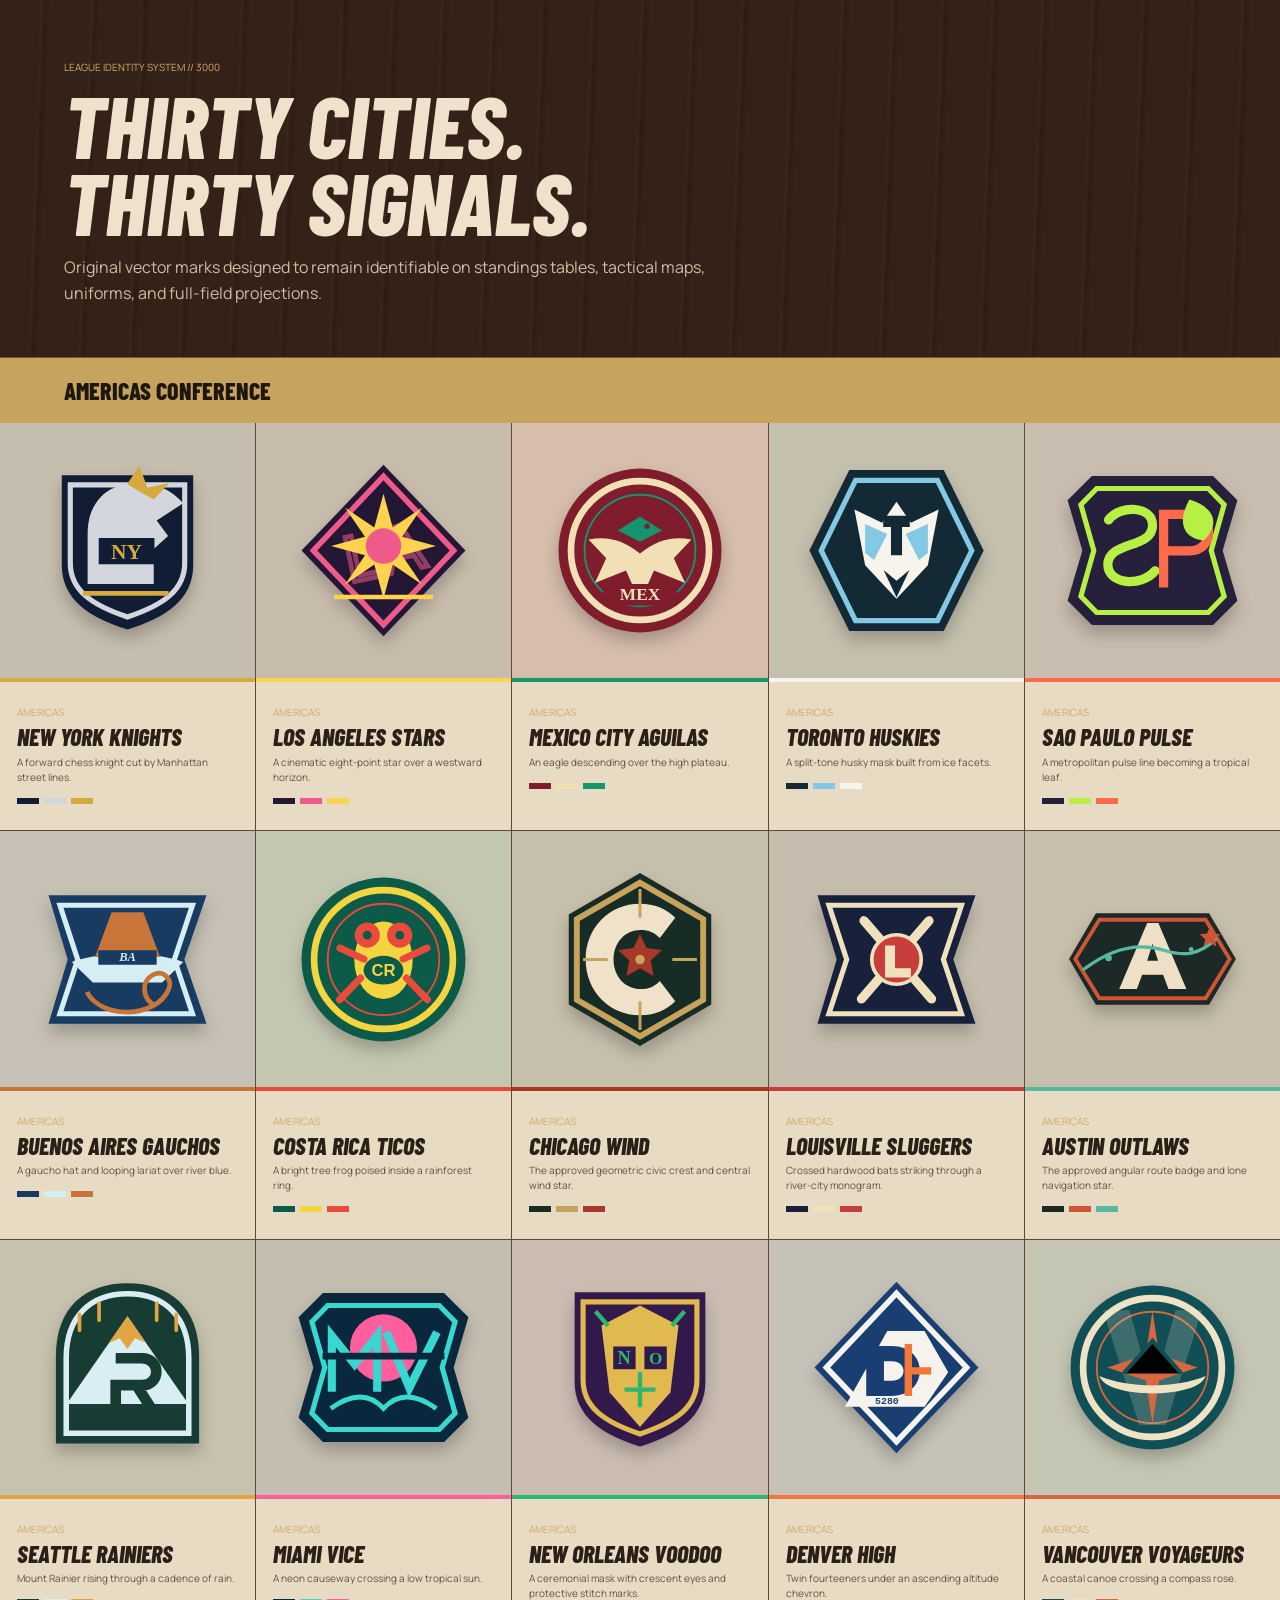
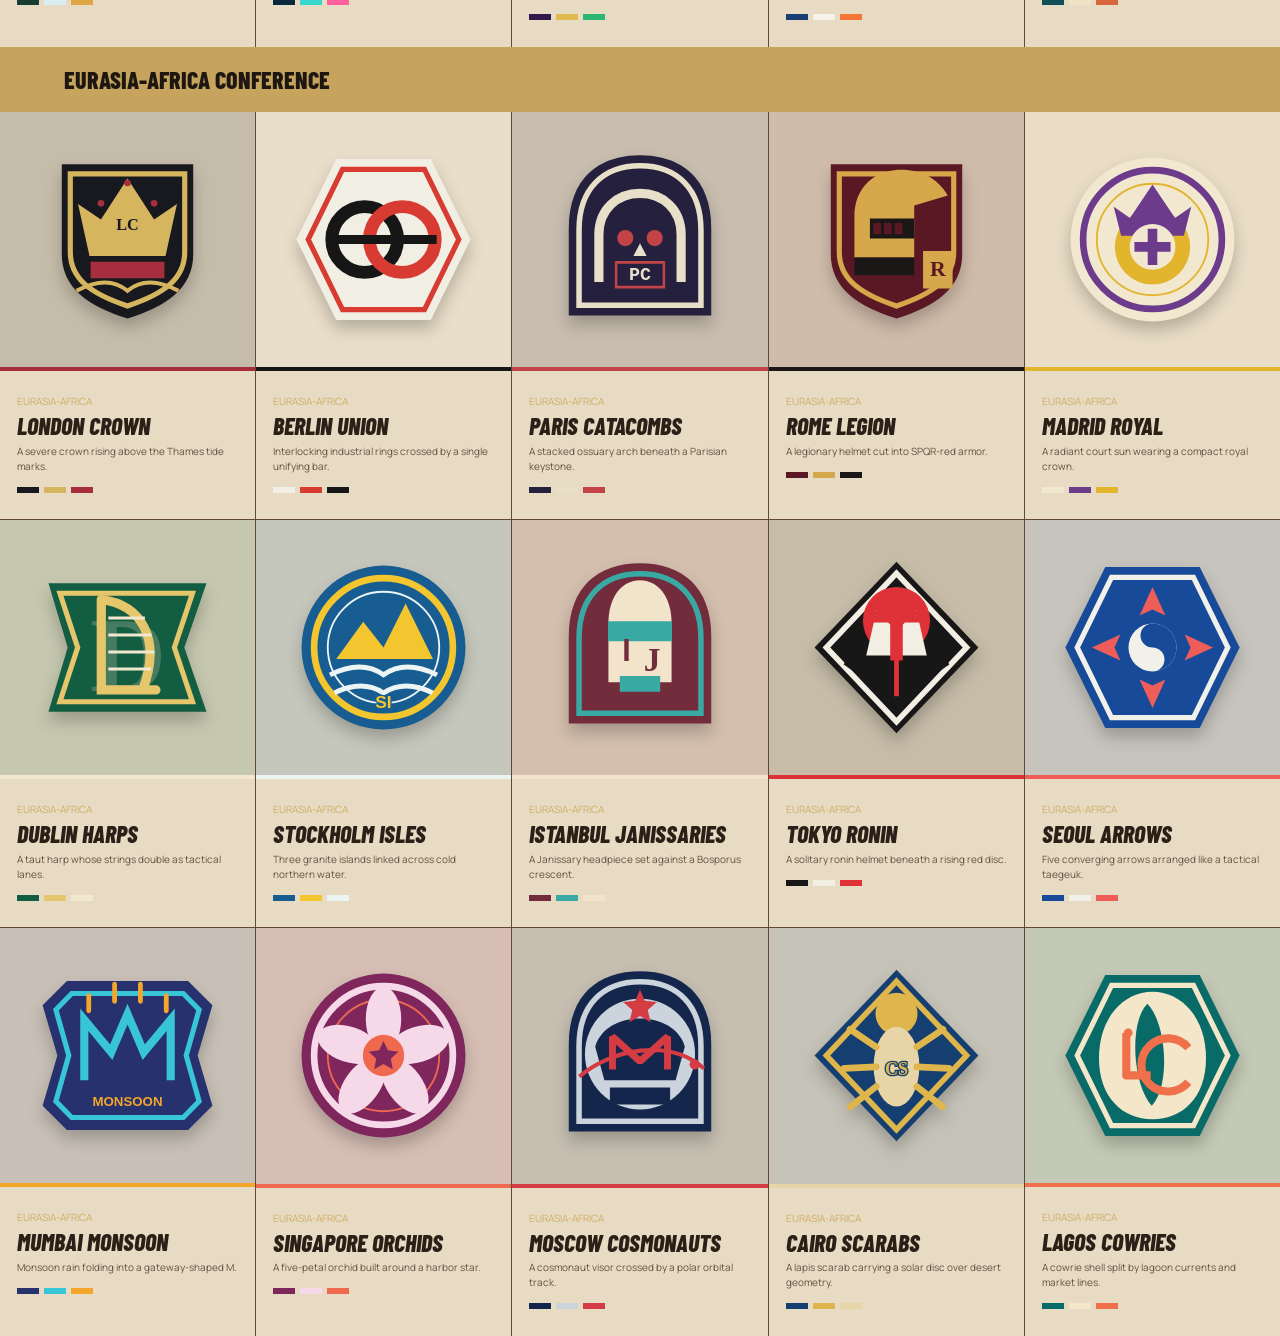
<file: team-logos.html>
<!doctype html>
<html lang="en">
<head>
  <meta charset="UTF-8">
  <meta name="viewport" content="width=device-width, initial-scale=1.0">
  <title>Proxy League // Team Marks</title>
  <link rel="preconnect" href="https://fonts.googleapis.com">
  <link rel="preconnect" href="https://fonts.gstatic.com" crossorigin>
  <link href="https://fonts.googleapis.com/css2?family=Barlow+Condensed:ital,wght@0,600;0,800;1,700&amp;family=Manrope:wght@500;600;700&amp;display=swap" rel="stylesheet">
  <style>
    *{box-sizing:border-box}body{margin:0;color:#eee2cd;background:#21140e;font-family:"Manrope",sans-serif}header{padding:54px clamp(18px,5vw,70px) 35px;background:repeating-linear-gradient(92deg,transparent 0 40px,rgba(255,255,255,.025) 42px,rgba(0,0,0,.13) 45px,transparent 50px),#342117;border-bottom:1px solid #77563e}header span,article span{color:#d0ae66;font-size:10px;text-transform:uppercase}h1{max-width:900px;margin:10px 0;font:italic 800 clamp(48px,7vw,88px)/.87 "Barlow Condensed",sans-serif;text-transform:uppercase}header p{max-width:660px;color:#cdbda3;line-height:1.6}.conference{padding:18px clamp(18px,5vw,70px);color:#1e1711;background:#c7a45d;font:800 24px "Barlow Condensed",sans-serif;text-transform:uppercase}.grid{display:grid;grid-template-columns:repeat(5,1fr);gap:1px;background:#604737}.grid article{min-width:0;background:#e7dbc4;color:#2a2017}.mark{aspect-ratio:1;display:grid;place-items:center;padding:13%;background:color-mix(in srgb,var(--team-bg) 16%,#e7dbc4)}.mark img{width:100%;height:100%;object-fit:contain;filter:drop-shadow(0 9px 8px rgba(0,0,0,.22))}.identity{min-height:152px;padding:17px;border-top:4px solid var(--team-accent)}h2{margin:5px 0 7px;font:italic 800 24px/.9 "Barlow Condensed",sans-serif;text-transform:uppercase}.identity p{margin:0;color:#605342;font-size:10px;line-height:1.5}.swatches{display:flex;gap:5px;margin-top:13px}.swatches i{width:22px;height:6px}.swatches i:nth-child(1){background:var(--team-bg)}.swatches i:nth-child(2){background:var(--team-ink)}.swatches i:nth-child(3){background:var(--team-accent)}@media(max-width:1100px){.grid{grid-template-columns:repeat(3,1fr)}}@media(max-width:650px){.grid{grid-template-columns:1fr 1fr}.identity{min-height:165px;padding:13px}h2{font-size:20px}}@media(max-width:390px){.grid{grid-template-columns:1fr}}
  </style>
</head>
<body>
  <header><span>League Identity System // 3000</span><h1>Thirty Cities.<br>Thirty Signals.</h1><p>Original vector marks designed to remain identifiable on standings tables, tactical maps, uniforms, and full-field projections.</p></header>
  <div class="conference">Americas Conference</div><main class="grid"><article style="--team-bg:#101d35;--team-ink:#d3d7dd;--team-accent:#d5a93f">
    <div class="mark"><img src="logos/teams/new-york-knights.svg" alt="New York Knights logo"></div>
    <div class="identity"><span>Americas</span><h2>New York Knights</h2><p>A forward chess knight cut by Manhattan street lines.</p><div class="swatches"><i></i><i></i><i></i></div></div>
  </article>
<article style="--team-bg:#241735;--team-ink:#f05a8a;--team-accent:#ffd34f">
    <div class="mark"><img src="logos/teams/los-angeles-stars.svg" alt="Los Angeles Stars logo"></div>
    <div class="identity"><span>Americas</span><h2>Los Angeles Stars</h2><p>A cinematic eight-point star over a westward horizon.</p><div class="swatches"><i></i><i></i><i></i></div></div>
  </article>
<article style="--team-bg:#7f1d2d;--team-ink:#f1dfb5;--team-accent:#15946d">
    <div class="mark"><img src="logos/teams/mexico-city-aguilas.svg" alt="Mexico City Aguilas logo"></div>
    <div class="identity"><span>Americas</span><h2>Mexico City Aguilas</h2><p>An eagle descending over the high plateau.</p><div class="swatches"><i></i><i></i><i></i></div></div>
  </article>
<article style="--team-bg:#132934;--team-ink:#83c8e5;--team-accent:#f6f4eb">
    <div class="mark"><img src="logos/teams/toronto-huskies.svg" alt="Toronto Huskies logo"></div>
    <div class="identity"><span>Americas</span><h2>Toronto Huskies</h2><p>A split-tone husky mask built from ice facets.</p><div class="swatches"><i></i><i></i><i></i></div></div>
  </article>
<article style="--team-bg:#26203d;--team-ink:#b7ef45;--team-accent:#ff6b4a">
    <div class="mark"><img src="logos/teams/sao-paulo-pulse.svg" alt="Sao Paulo Pulse logo"></div>
    <div class="identity"><span>Americas</span><h2>Sao Paulo Pulse</h2><p>A metropolitan pulse line becoming a tropical leaf.</p><div class="swatches"><i></i><i></i><i></i></div></div>
  </article>
<article style="--team-bg:#183b62;--team-ink:#d5eef4;--team-accent:#c87539">
    <div class="mark"><img src="logos/teams/buenos-aires-gauchos.svg" alt="Buenos Aires Gauchos logo"></div>
    <div class="identity"><span>Americas</span><h2>Buenos Aires Gauchos</h2><p>A gaucho hat and looping lariat over river blue.</p><div class="swatches"><i></i><i></i><i></i></div></div>
  </article>
<article style="--team-bg:#0b5b48;--team-ink:#f4d43f;--team-accent:#e84b3c">
    <div class="mark"><img src="logos/teams/costa-rica-ticos.svg" alt="Costa Rica Ticos logo"></div>
    <div class="identity"><span>Americas</span><h2>Costa Rica Ticos</h2><p>A bright tree frog poised inside a rainforest ring.</p><div class="swatches"><i></i><i></i><i></i></div></div>
  </article>
<article style="--team-bg:#172c25;--team-ink:#c7a45d;--team-accent:#a63827">
    <div class="mark"><img src="logos/chicago-wind.svg" alt="Chicago Wind logo"></div>
    <div class="identity"><span>Americas</span><h2>Chicago Wind</h2><p>The approved geometric civic crest and central wind star.</p><div class="swatches"><i></i><i></i><i></i></div></div>
  </article>
<article style="--team-bg:#18213c;--team-ink:#f0e1bd;--team-accent:#c83e3d">
    <div class="mark"><img src="logos/teams/louisville-sluggers.svg" alt="Louisville Sluggers logo"></div>
    <div class="identity"><span>Americas</span><h2>Louisville Sluggers</h2><p>Crossed hardwood bats striking through a river-city monogram.</p><div class="swatches"><i></i><i></i><i></i></div></div>
  </article>
<article style="--team-bg:#1d2927;--team-ink:#cf5536;--team-accent:#58b9a1">
    <div class="mark"><img src="logos/austin-outlaws.svg" alt="Austin Outlaws logo"></div>
    <div class="identity"><span>Americas</span><h2>Austin Outlaws</h2><p>The approved angular route badge and lone navigation star.</p><div class="swatches"><i></i><i></i><i></i></div></div>
  </article>
<article style="--team-bg:#173c34;--team-ink:#d9eef2;--team-accent:#e1a442">
    <div class="mark"><img src="logos/teams/seattle-rainiers.svg" alt="Seattle Rainiers logo"></div>
    <div class="identity"><span>Americas</span><h2>Seattle Rainiers</h2><p>Mount Rainier rising through a cadence of rain.</p><div class="swatches"><i></i><i></i><i></i></div></div>
  </article>
<article style="--team-bg:#09283e;--team-ink:#38d8d0;--team-accent:#ff5f9e">
    <div class="mark"><img src="logos/teams/miami-vice.svg" alt="Miami Vice logo"></div>
    <div class="identity"><span>Americas</span><h2>Miami Vice</h2><p>A neon causeway crossing a low tropical sun.</p><div class="swatches"><i></i><i></i><i></i></div></div>
  </article>
<article style="--team-bg:#32184b;--team-ink:#e0b94f;--team-accent:#2bb673">
    <div class="mark"><img src="logos/teams/new-orleans-voodoo.svg" alt="New Orleans Voodoo logo"></div>
    <div class="identity"><span>Americas</span><h2>New Orleans Voodoo</h2><p>A ceremonial mask with crescent eyes and protective stitch marks.</p><div class="swatches"><i></i><i></i><i></i></div></div>
  </article>
<article style="--team-bg:#193f72;--team-ink:#f5f3eb;--team-accent:#f47738">
    <div class="mark"><img src="logos/teams/denver-high.svg" alt="Denver High logo"></div>
    <div class="identity"><span>Americas</span><h2>Denver High</h2><p>Twin fourteeners under an ascending altitude chevron.</p><div class="swatches"><i></i><i></i><i></i></div></div>
  </article>
<article style="--team-bg:#0f4f55;--team-ink:#f0e3c5;--team-accent:#d6673e">
    <div class="mark"><img src="logos/teams/vancouver-voyageurs.svg" alt="Vancouver Voyageurs logo"></div>
    <div class="identity"><span>Americas</span><h2>Vancouver Voyageurs</h2><p>A coastal canoe crossing a compass rose.</p><div class="swatches"><i></i><i></i><i></i></div></div>
  </article></main>
  <div class="conference">Eurasia-Africa Conference</div><main class="grid"><article style="--team-bg:#17191f;--team-ink:#d6b55f;--team-accent:#a72f3d">
    <div class="mark"><img src="logos/teams/london-crown.svg" alt="London Crown logo"></div>
    <div class="identity"><span>Eurasia-Africa</span><h2>London Crown</h2><p>A severe crown rising above the Thames tide marks.</p><div class="swatches"><i></i><i></i><i></i></div></div>
  </article>
<article style="--team-bg:#f1eee3;--team-ink:#d83b32;--team-accent:#161616">
    <div class="mark"><img src="logos/teams/berlin-union.svg" alt="Berlin Union logo"></div>
    <div class="identity"><span>Eurasia-Africa</span><h2>Berlin Union</h2><p>Interlocking industrial rings crossed by a single unifying bar.</p><div class="swatches"><i></i><i></i><i></i></div></div>
  </article>
<article style="--team-bg:#24203d;--team-ink:#e8dfc8;--team-accent:#c24446">
    <div class="mark"><img src="logos/teams/paris-catacombs.svg" alt="Paris Catacombs logo"></div>
    <div class="identity"><span>Eurasia-Africa</span><h2>Paris Catacombs</h2><p>A stacked ossuary arch beneath a Parisian keystone.</p><div class="swatches"><i></i><i></i><i></i></div></div>
  </article>
<article style="--team-bg:#5a1824;--team-ink:#d5a84b;--team-accent:#1b1717">
    <div class="mark"><img src="logos/teams/rome-legion.svg" alt="Rome Legion logo"></div>
    <div class="identity"><span>Eurasia-Africa</span><h2>Rome Legion</h2><p>A legionary helmet cut into SPQR-red armor.</p><div class="swatches"><i></i><i></i><i></i></div></div>
  </article>
<article style="--team-bg:#f2e8cf;--team-ink:#6d3b8c;--team-accent:#e2b52d">
    <div class="mark"><img src="logos/teams/madrid-royal.svg" alt="Madrid Royal logo"></div>
    <div class="identity"><span>Eurasia-Africa</span><h2>Madrid Royal</h2><p>A radiant court sun wearing a compact royal crown.</p><div class="swatches"><i></i><i></i><i></i></div></div>
  </article>
<article style="--team-bg:#135d42;--team-ink:#e5c66b;--team-accent:#f2e8cf">
    <div class="mark"><img src="logos/teams/dublin-harps.svg" alt="Dublin Harps logo"></div>
    <div class="identity"><span>Eurasia-Africa</span><h2>Dublin Harps</h2><p>A taut harp whose strings double as tactical lanes.</p><div class="swatches"><i></i><i></i><i></i></div></div>
  </article>
<article style="--team-bg:#175d91;--team-ink:#f3c52f;--team-accent:#edf4f4">
    <div class="mark"><img src="logos/teams/stockholm-isles.svg" alt="Stockholm Isles logo"></div>
    <div class="identity"><span>Eurasia-Africa</span><h2>Stockholm Isles</h2><p>Three granite islands linked across cold northern water.</p><div class="swatches"><i></i><i></i><i></i></div></div>
  </article>
<article style="--team-bg:#722c3b;--team-ink:#38a9a3;--team-accent:#f2e4ca">
    <div class="mark"><img src="logos/teams/istanbul-janissaries.svg" alt="Istanbul Janissaries logo"></div>
    <div class="identity"><span>Eurasia-Africa</span><h2>Istanbul Janissaries</h2><p>A Janissary headpiece set against a Bosporus crescent.</p><div class="swatches"><i></i><i></i><i></i></div></div>
  </article>
<article style="--team-bg:#171717;--team-ink:#f2eee4;--team-accent:#df3138">
    <div class="mark"><img src="logos/teams/tokyo-ronin.svg" alt="Tokyo Ronin logo"></div>
    <div class="identity"><span>Eurasia-Africa</span><h2>Tokyo Ronin</h2><p>A solitary ronin helmet beneath a rising red disc.</p><div class="swatches"><i></i><i></i><i></i></div></div>
  </article>
<article style="--team-bg:#174b9a;--team-ink:#f2f1e9;--team-accent:#ef5d58">
    <div class="mark"><img src="logos/teams/seoul-arrows.svg" alt="Seoul Arrows logo"></div>
    <div class="identity"><span>Eurasia-Africa</span><h2>Seoul Arrows</h2><p>Five converging arrows arranged like a tactical taegeuk.</p><div class="swatches"><i></i><i></i><i></i></div></div>
  </article>
<article style="--team-bg:#26316d;--team-ink:#39c5d8;--team-accent:#f4a62a">
    <div class="mark"><img src="logos/teams/mumbai-monsoon.svg" alt="Mumbai Monsoon logo"></div>
    <div class="identity"><span>Eurasia-Africa</span><h2>Mumbai Monsoon</h2><p>Monsoon rain folding into a gateway-shaped M.</p><div class="swatches"><i></i><i></i><i></i></div></div>
  </article>
<article style="--team-bg:#7f275d;--team-ink:#f5d9e9;--team-accent:#ef694f">
    <div class="mark"><img src="logos/teams/singapore-orchids.svg" alt="Singapore Orchids logo"></div>
    <div class="identity"><span>Eurasia-Africa</span><h2>Singapore Orchids</h2><p>A five-petal orchid built around a harbor star.</p><div class="swatches"><i></i><i></i><i></i></div></div>
  </article>
<article style="--team-bg:#14264b;--team-ink:#cbd3dc;--team-accent:#d53b42">
    <div class="mark"><img src="logos/teams/moscow-cosmonauts.svg" alt="Moscow Cosmonauts logo"></div>
    <div class="identity"><span>Eurasia-Africa</span><h2>Moscow Cosmonauts</h2><p>A cosmonaut visor crossed by a polar orbital track.</p><div class="swatches"><i></i><i></i><i></i></div></div>
  </article>
<article style="--team-bg:#153f70;--team-ink:#dfb64c;--team-accent:#e8d5a7">
    <div class="mark"><img src="logos/teams/cairo-scarabs.svg" alt="Cairo Scarabs logo"></div>
    <div class="identity"><span>Eurasia-Africa</span><h2>Cairo Scarabs</h2><p>A lapis scarab carrying a solar disc over desert geometry.</p><div class="swatches"><i></i><i></i><i></i></div></div>
  </article>
<article style="--team-bg:#086b68;--team-ink:#f3e6c9;--team-accent:#ef704b">
    <div class="mark"><img src="logos/teams/lagos-cowries.svg" alt="Lagos Cowries logo"></div>
    <div class="identity"><span>Eurasia-Africa</span><h2>Lagos Cowries</h2><p>A cowrie shell split by lagoon currents and market lines.</p><div class="swatches"><i></i><i></i><i></i></div></div>
  </article></main>
</body>
</html>
</file>
